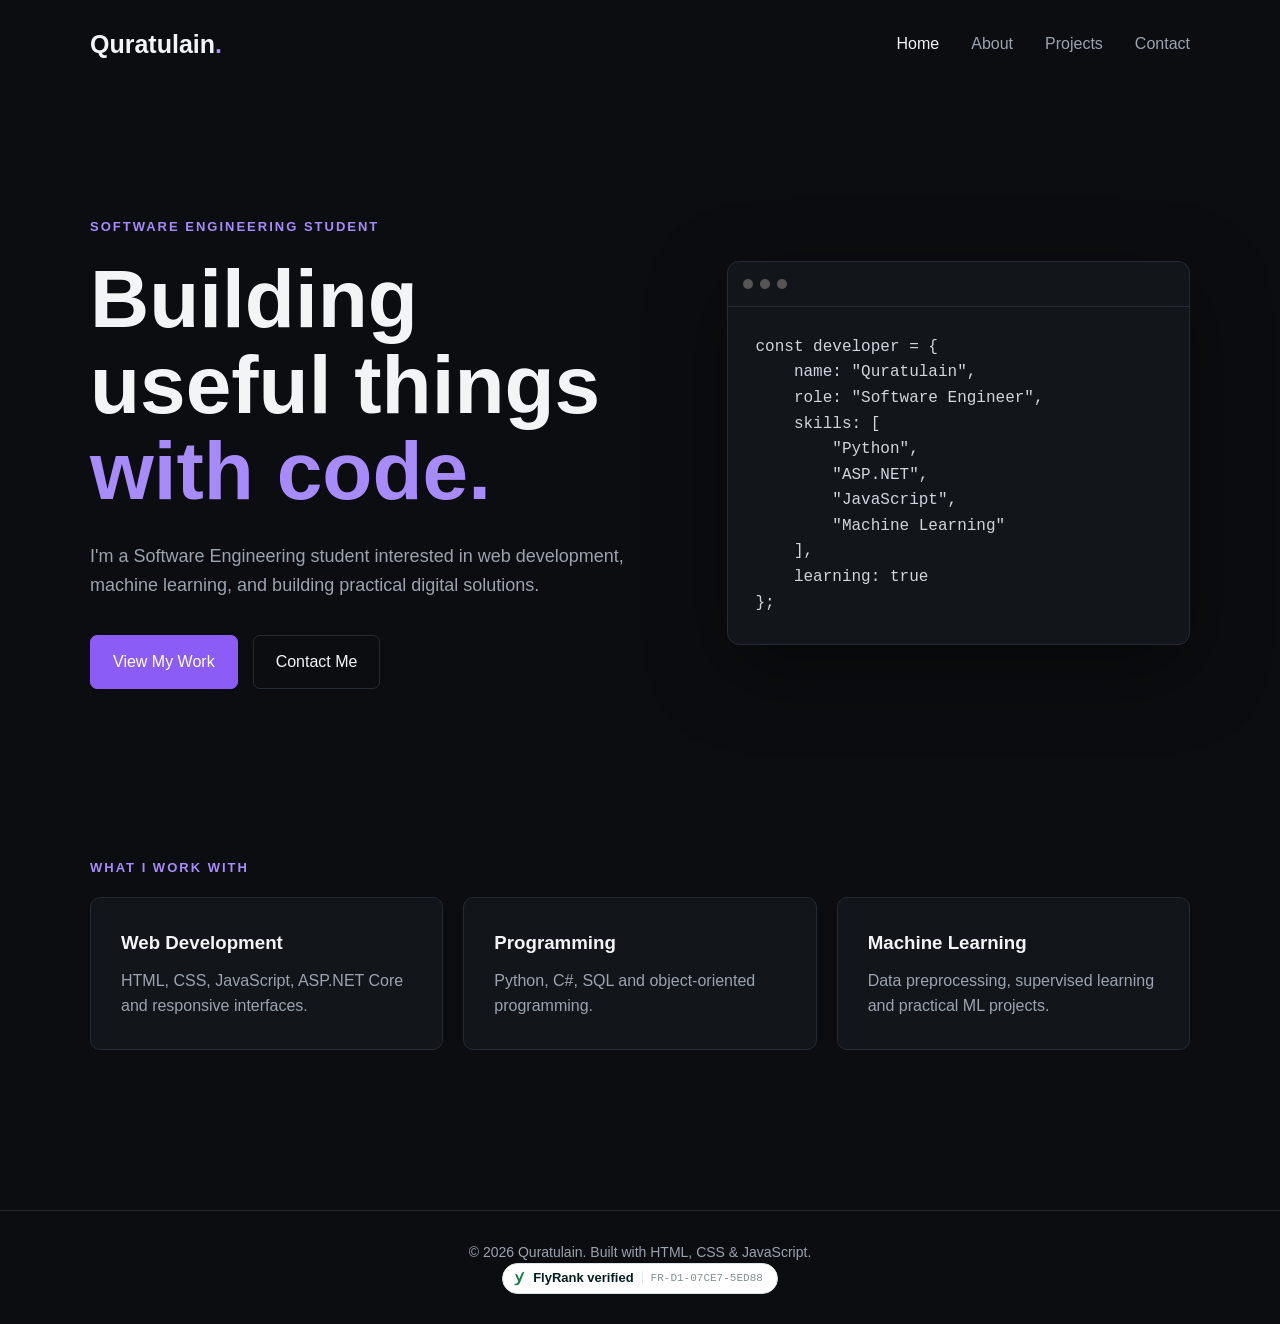
<file: index.html>
<!DOCTYPE html>
<html lang="en">
<head>
    <meta charset="UTF-8">
    <meta name="viewport" content="width=device-width, initial-scale=1.0">
    <title>Quratulain Azhar | Software Engineering Portfolio</title>

    <meta
        name="description"
        content="Quratulain Azhar's portfolio showcasing software engineering, web development, and machine learning projects."
    >
     <!-- Google Analytics -->
    <script async src="https://www.googletagmanager.com/gtag/js?id=G-KL90EQVJZ5"></script>

    <script>
        window.dataLayer = window.dataLayer || [];

        function gtag() {
            dataLayer.push(arguments);
        }

        gtag('js', new Date());

        gtag('config', 'G-KL90EQVJZ5');
    </script>

    <!-- Social Share Preview -->
    <meta property="og:title" content="Quratulain Azhar | Portfolio">

    <meta
        property="og:description"
        content="Software engineering, web development, and machine learning projects."
    >

    <meta
        property="og:image"
        content="https://quratulainazhar22.github.io/images/profile.png"
    >

    <meta
        property="og:url"
        content="https://quratulainazhar22.github.io/ "
    >

    <meta property="og:type" content="website">

    <link rel="stylesheet" href="css/style.css">
</head>

<body>

<header>
    <nav class="navbar">
        <a href="index.html" class="logo">Quratulain<span>.</span></a>

        <button class="menu-btn" id="menuBtn">☰</button>

        <ul class="nav-links" id="navLinks">
            <li><a href="index.html" class="active">Home</a></li>
            <li><a href="about.html">About</a></li>
            <li><a href="projects.html">Projects</a></li>
            <li><a href="contact.html">Contact</a></li>
        </ul>
    </nav>
</header>

<main>

<section class="hero">
    <div class="hero-content">
        <p class="eyebrow">SOFTWARE ENGINEERING STUDENT</p>

        <h1>
            Building useful things
            <span>with code.</span>
        </h1>

        <p class="hero-text">
            I'm a Software Engineering student interested in web development,
            machine learning, and building practical digital solutions.
        </p>

        <div class="hero-buttons">
            <a href="projects.html" class="btn primary">View My Work</a>
            <a href="contact.html" class="btn secondary">Contact Me</a>
        </div>
    </div>

    <div class="hero-card">
        <div class="code-window">
            <div class="window-top">
                <span></span>
                <span></span>
                <span></span>
            </div>

            <pre><code>const developer = {
    name: "Quratulain",
    role: "Software Engineer",
    skills: [
        "Python",
        "ASP.NET",
        "JavaScript",
        "Machine Learning"
    ],
    learning: true
};</code></pre>
        </div>
    </div>
</section>


<section class="skills-preview">
    <p class="eyebrow">WHAT I WORK WITH</p>

    <div class="skill-grid">
        <div class="skill-card">
            <h3>Web Development</h3>
            <p>HTML, CSS, JavaScript, ASP.NET Core and responsive interfaces.</p>
        </div>

        <div class="skill-card">
            <h3>Programming</h3>
            <p>Python, C#, SQL and object-oriented programming.</p>
        </div>

        <div class="skill-card">
            <h3>Machine Learning</h3>
            <p>Data preprocessing, supervised learning and practical ML projects.</p>
        </div>
    </div>
</section>

</main>

<footer>
    <p>© 2026 Quratulain. Built with HTML, CSS & JavaScript.</p>
    <!-- FlyRank Graduate Badge -->
    <a href= "https://internship.flyrank.ai/verify?id=FR-D1-07CE7-5ED88&first_name=Quratulain"
    target="_blank" rel="noopener noreferrer"
   aria-label="Verify Quratulain Azhar's FlyRank AI Internship credential FR-D1-07CE7-5ED88" style="box-sizing:border-box;margin:0;padding:0;border:0;background:none;text-decoration:none;font-family:-apple-system,BlinkMacSystemFont,'Segoe UI',Roboto,Helvetica,Arial,sans-serif;font-style:normal;line-height:1.25;text-transform:none;float:none;-webkit-font-smoothing:antialiased;display:inline-flex;align-items:center;gap:8px;padding:6px 14px 6px 11px;background:#FFFFFF;border:1px solid #DDE4E7;border-radius:9999px;vertical-align:middle;white-space:nowrap">
    <svg width="11" height="15" viewBox="26 18 44 60" fill="none" xmlns="http://www.w3.org/2000/svg" aria-hidden="true" focusable="false" style="display:block;flex:none;opacity:1;transform:none;max-width:none"><path d="M28.2354 74.2202V67.9039C29.6419 68.4369 31.3724 68.7055 33.4311 68.7055C35.3235 68.7055 36.8153 68.2396 37.8979 67.3079C38.9805 66.3762 39.9566 64.8695 40.8218 62.792L42.6887 58.3139L29.8976 29.2879C35.0038 29.2879 39.6028 32.3307 41.5294 36.9893L47.0746 50.3985L56.0126 28.6038C57.9221 23.9452 62.5168 20.894 67.6187 20.894L50.0795 63.5936C48.4556 67.5933 46.5205 70.5102 44.2743 72.3484C42.0281 74.1867 39.1169 75.1058 35.5451 75.1058C32.6212 75.1058 30.1875 74.812 28.2354 74.2244V74.2202Z" fill="#1A7A4A" /></svg>
    <span style="margin:0;padding:0;border:0;background:none;color:inherit;font-weight:400;font-style:normal;letter-spacing:normal;text-transform:none;text-decoration:none;white-space:normal;float:none;font-size:13px;font-weight:600;color:#051F21">FlyRank verified</span>
    <span style="margin:0;padding:0;border:0;background:none;color:inherit;font-weight:400;font-style:normal;letter-spacing:normal;text-transform:none;text-decoration:none;white-space:normal;float:none;width:1px;height:14px;background:#E4EAED;flex:none"></span>
    <span style="margin:0;padding:0;border:0;background:none;color:inherit;font-weight:400;font-style:normal;letter-spacing:normal;text-transform:none;text-decoration:none;white-space:normal;float:none;font-family:ui-monospace,SFMono-Regular,Menlo,Consolas,monospace;font-size:11px;color:rgba(5,31,33,0.5)">FR-D1-07CE7-5ED88</span>
    </a>
</footer>

<script src="js/script.js"></script>
</body>
</html>
</file>
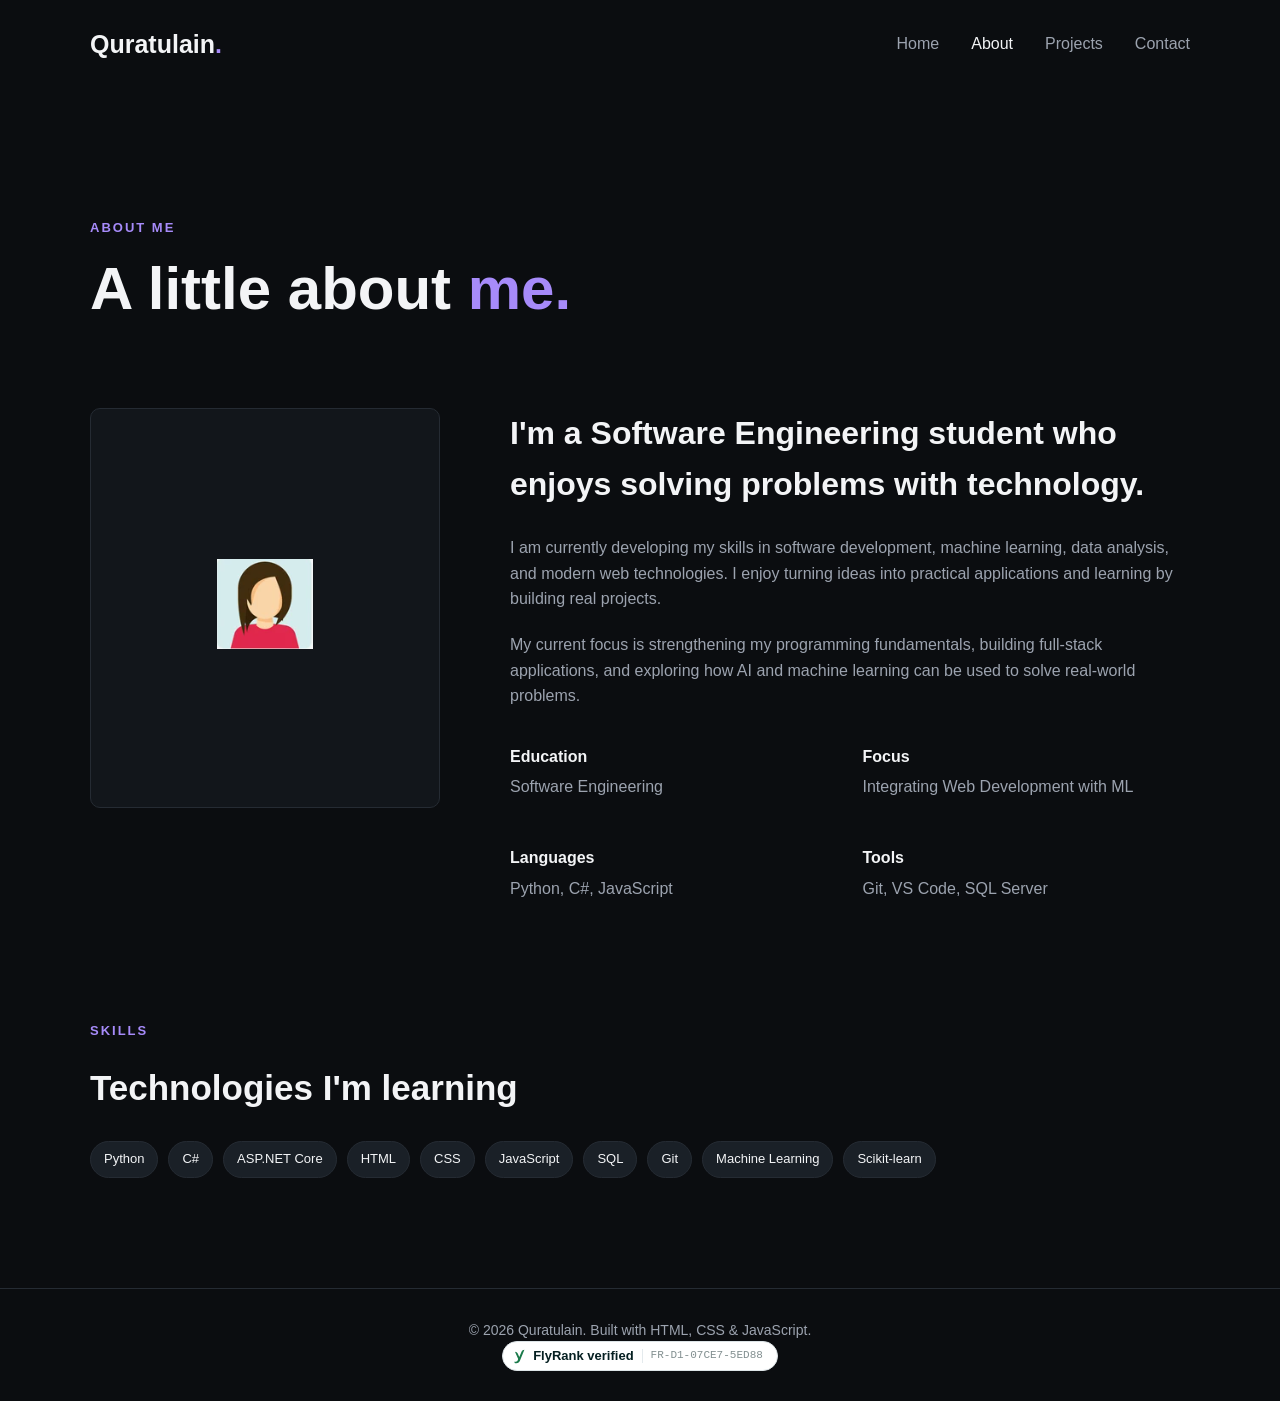
<file: about.html>
<!DOCTYPE html>
<html lang="en">
<head>
    <meta charset="UTF-8">
    <meta name="viewport" content="width=device-width, initial-scale=1.0">
    <title>Quratulain Azhar | Software Engineering Portfolio</title>
    <meta
        name="description"
        content="Quratulain Azhar's portfolio showcasing software engineering, web development, and machine learning projects."
    >
    <meta
        name="author"
        content="Quratulain Azhar"
    >
    <link rel="stylesheet" href="css/style.css">
</head>

<body>

<header>
    <nav class="navbar">
        <a href="index.html" class="logo">Quratulain<span>.</span></a>

        <button class="menu-btn" id="menuBtn">☰</button>

        <ul class="nav-links" id="navLinks">
            <li><a href="index.html">Home</a></li>
            <li><a href="about.html" class="active">About</a></li>
            <li><a href="projects.html">Projects</a></li>
            <li><a href="contact.html">Contact</a></li>
        </ul>
    </nav>
</header>

<main>

<section class="page-header">
    <p class="eyebrow">ABOUT ME</p>
    <h1>A little about <span>me.</span></h1>
</section>

<section class="about-section">

    <div class="about-image">
        <div class="profile-placeholder">
           
            <span>
                <img src="images/profile.png" alt="Profile Picture">
            </span>
        </div>
    </div>

    <div class="about-content">

        <h2>I'm a Software Engineering student who enjoys solving problems with technology.</h2>

        <p>
            I am currently developing my skills in software development,
            machine learning, data analysis, and modern web technologies.
            I enjoy turning ideas into practical applications and learning
            by building real projects.
        </p>

        <p>
            My current focus is strengthening my programming fundamentals,
            building full-stack applications, and exploring how AI and
            machine learning can be used to solve real-world problems.
        </p>

        <div class="info-grid">
            <div>
                <strong>Education</strong>
                <p>Software Engineering</p>
            </div>

            <div>
                <strong>Focus</strong>
                <p>Integrating Web Development with ML</p>
            </div>

            <div>
                <strong>Languages</strong>
                <p>Python, C#, JavaScript</p>
            </div>

            <div>
                <strong>Tools</strong>
                <p>Git, VS Code, SQL Server</p>
            </div>
        </div>

    </div>

</section>

<section class="skills-section">

    <p class="eyebrow">SKILLS</p>
    <h2>Technologies I'm learning</h2>

    <div class="tags">
        <span>Python</span>
        <span>C#</span>
        <span>ASP.NET Core</span>
        <span>HTML</span>
        <span>CSS</span>
        <span>JavaScript</span>
        <span>SQL</span>
        <span>Git</span>
        <span>Machine Learning</span>
        <span>Scikit-learn</span>
    </div>

</section>

</main>

<footer>
    <p>© 2026 Quratulain. Built with HTML, CSS & JavaScript.</p>
    <!-- FlyRank Graduate Badge -->
    <a href= "https://internship.flyrank.ai/verify?id=FR-D1-07CE7-5ED88&first_name=Quratulain"
    target="_blank" rel="noopener noreferrer"
   aria-label="Verify Quratulain Azhar's FlyRank AI Internship credential FR-D1-07CE7-5ED88" style="box-sizing:border-box;margin:0;padding:0;border:0;background:none;text-decoration:none;font-family:-apple-system,BlinkMacSystemFont,'Segoe UI',Roboto,Helvetica,Arial,sans-serif;font-style:normal;line-height:1.25;text-transform:none;float:none;-webkit-font-smoothing:antialiased;display:inline-flex;align-items:center;gap:8px;padding:6px 14px 6px 11px;background:#FFFFFF;border:1px solid #DDE4E7;border-radius:9999px;vertical-align:middle;white-space:nowrap">
    <svg width="11" height="15" viewBox="26 18 44 60" fill="none" xmlns="http://www.w3.org/2000/svg" aria-hidden="true" focusable="false" style="display:block;flex:none;opacity:1;transform:none;max-width:none"><path d="M28.2354 74.2202V67.9039C29.6419 68.4369 31.3724 68.7055 33.4311 68.7055C35.3235 68.7055 36.8153 68.2396 37.8979 67.3079C38.9805 66.3762 39.9566 64.8695 40.8218 62.792L42.6887 58.3139L29.8976 29.2879C35.0038 29.2879 39.6028 32.3307 41.5294 36.9893L47.0746 50.3985L56.0126 28.6038C57.9221 23.9452 62.5168 20.894 67.6187 20.894L50.0795 63.5936C48.4556 67.5933 46.5205 70.5102 44.2743 72.3484C42.0281 74.1867 39.1169 75.1058 35.5451 75.1058C32.6212 75.1058 30.1875 74.812 28.2354 74.2244V74.2202Z" fill="#1A7A4A" /></svg>
    <span style="margin:0;padding:0;border:0;background:none;color:inherit;font-weight:400;font-style:normal;letter-spacing:normal;text-transform:none;text-decoration:none;white-space:normal;float:none;font-size:13px;font-weight:600;color:#051F21">FlyRank verified</span>
    <span style="margin:0;padding:0;border:0;background:none;color:inherit;font-weight:400;font-style:normal;letter-spacing:normal;text-transform:none;text-decoration:none;white-space:normal;float:none;width:1px;height:14px;background:#E4EAED;flex:none"></span>
    <span style="margin:0;padding:0;border:0;background:none;color:inherit;font-weight:400;font-style:normal;letter-spacing:normal;text-transform:none;text-decoration:none;white-space:normal;float:none;font-family:ui-monospace,SFMono-Regular,Menlo,Consolas,monospace;font-size:11px;color:rgba(5,31,33,0.5)">FR-D1-07CE7-5ED88</span>
    </a>
</footer>

<script src="js/script.js"></script>
</body>
</html>
</file>
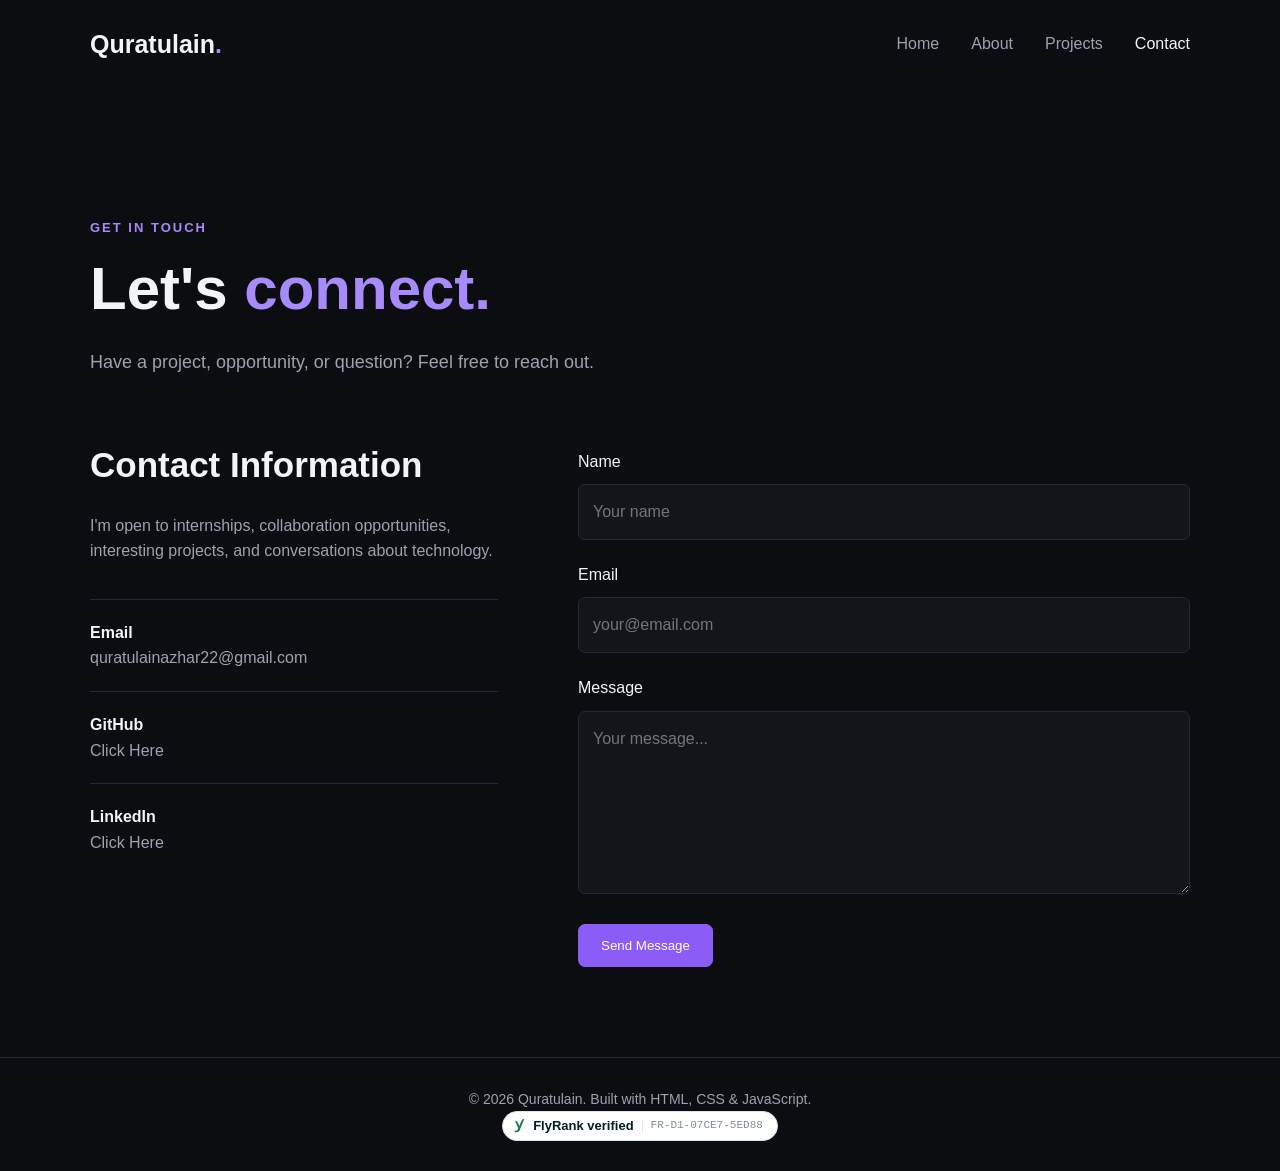
<file: contact.html>
<!DOCTYPE html>
<html lang="en">
<head>
    <meta charset="UTF-8">
    <meta name="viewport" content="width=device-width, initial-scale=1.0">
    <title>Contact | Quratulain </title>
    <link rel="stylesheet" href="css/style.css">
</head>

<body>

<header>
    <nav class="navbar">

        <a href="index.html" class="logo">
            Quratulain<span>.</span>
        </a>

        <button class="menu-btn" id="menuBtn">☰</button>

        <ul class="nav-links" id="navLinks">
            <li><a href="index.html">Home</a></li>
            <li><a href="about.html">About</a></li>
            <li><a href="projects.html">Projects</a></li>
            <li><a href="contact.html" class="active">Contact</a></li>
        </ul>

    </nav>
</header>


<main>

<section class="page-header">

    <p class="eyebrow">GET IN TOUCH</p>

    <h1>Let's <span>connect.</span></h1>

    <p>
        Have a project, opportunity, or question?
        Feel free to reach out.
    </p>

</section>


<section class="contact-section">

    <div class="contact-info">

        <h2>Contact Information</h2>

        <p>
            I'm open to internships, collaboration opportunities,
            interesting projects, and conversations about technology.
        </p>

        <div class="contact-item">
            <strong>Email</strong>
            <p>
                quratulainazhar22@gmail.com
            </p>
        </div>

        <div class="contact-item">
            <strong>GitHub</strong>
            <p>
                <a href="https://github.com/QuratulainAzhar22/">Click Here</a>
            </p>
        </div>

        <div class="contact-item">
            <strong>LinkedIn</strong>
            <p>
                <a href="https://www.linkedin.com/in/quratulain-a-81a3b32a3/">Click Here</a>

            </p>
        </div>
        

    </div>


    <form class="contact-form"
     id="contactForm"
     action="https://formspree.io/f/xnpagljy"
     method="POST">

        <label for="name">Name</label>
        <input
            type="text"
            id="name"
            name="name"
            placeholder="Your name"
            required
        >

        <label for="email">Email</label>
        <input
            type="email"
            id="email"
            name="email"
            placeholder="your@email.com"
            required
        >

        <label for="message">Message</label>
        <textarea
            id="message"
            name="message"
            rows="6"
            placeholder="Your message..."
            required
        ></textarea>

        <button type="submit" class="btn primary">
            Send Message
        </button>

        <p id="formMessage"></p>

    </form>

</section>

</main>


<footer>
    <p>© 2026 Quratulain. Built with HTML, CSS & JavaScript.</p>
    <!-- FlyRank Graduate Badge -->
    <a href= "https://internship.flyrank.ai/verify?id=FR-D1-07CE7-5ED88&first_name=Quratulain"
    target="_blank" rel="noopener noreferrer"
   aria-label="Verify Quratulain Azhar's FlyRank AI Internship credential FR-D1-07CE7-5ED88" style="box-sizing:border-box;margin:0;padding:0;border:0;background:none;text-decoration:none;font-family:-apple-system,BlinkMacSystemFont,'Segoe UI',Roboto,Helvetica,Arial,sans-serif;font-style:normal;line-height:1.25;text-transform:none;float:none;-webkit-font-smoothing:antialiased;display:inline-flex;align-items:center;gap:8px;padding:6px 14px 6px 11px;background:#FFFFFF;border:1px solid #DDE4E7;border-radius:9999px;vertical-align:middle;white-space:nowrap">
    <svg width="11" height="15" viewBox="26 18 44 60" fill="none" xmlns="http://www.w3.org/2000/svg" aria-hidden="true" focusable="false" style="display:block;flex:none;opacity:1;transform:none;max-width:none"><path d="M28.2354 74.2202V67.9039C29.6419 68.4369 31.3724 68.7055 33.4311 68.7055C35.3235 68.7055 36.8153 68.2396 37.8979 67.3079C38.9805 66.3762 39.9566 64.8695 40.8218 62.792L42.6887 58.3139L29.8976 29.2879C35.0038 29.2879 39.6028 32.3307 41.5294 36.9893L47.0746 50.3985L56.0126 28.6038C57.9221 23.9452 62.5168 20.894 67.6187 20.894L50.0795 63.5936C48.4556 67.5933 46.5205 70.5102 44.2743 72.3484C42.0281 74.1867 39.1169 75.1058 35.5451 75.1058C32.6212 75.1058 30.1875 74.812 28.2354 74.2244V74.2202Z" fill="#1A7A4A" /></svg>
    <span style="margin:0;padding:0;border:0;background:none;color:inherit;font-weight:400;font-style:normal;letter-spacing:normal;text-transform:none;text-decoration:none;white-space:normal;float:none;font-size:13px;font-weight:600;color:#051F21">FlyRank verified</span>
    <span style="margin:0;padding:0;border:0;background:none;color:inherit;font-weight:400;font-style:normal;letter-spacing:normal;text-transform:none;text-decoration:none;white-space:normal;float:none;width:1px;height:14px;background:#E4EAED;flex:none"></span>
    <span style="margin:0;padding:0;border:0;background:none;color:inherit;font-weight:400;font-style:normal;letter-spacing:normal;text-transform:none;text-decoration:none;white-space:normal;float:none;font-family:ui-monospace,SFMono-Regular,Menlo,Consolas,monospace;font-size:11px;color:rgba(5,31,33,0.5)">FR-D1-07CE7-5ED88</span>
    </a>
</footer>

<script src="js/script.js"></script>

</body>
</html>
</file>
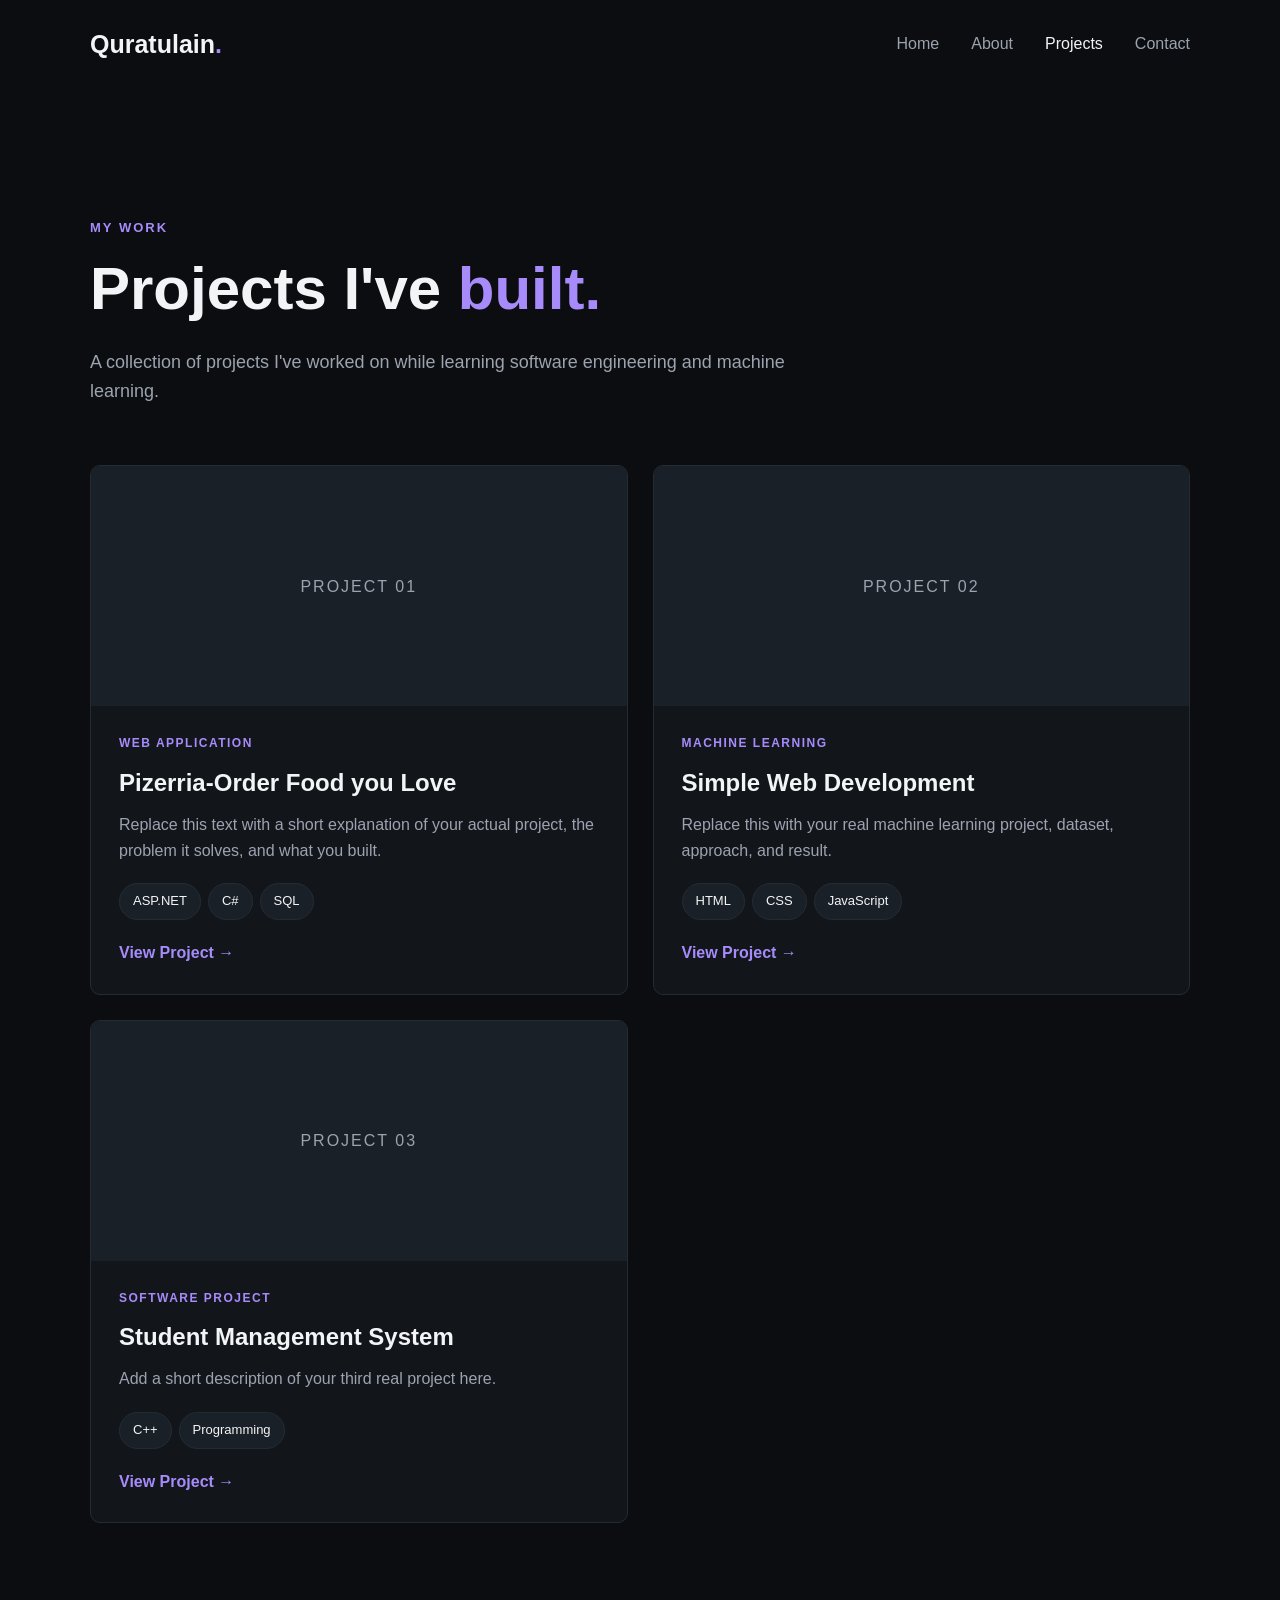
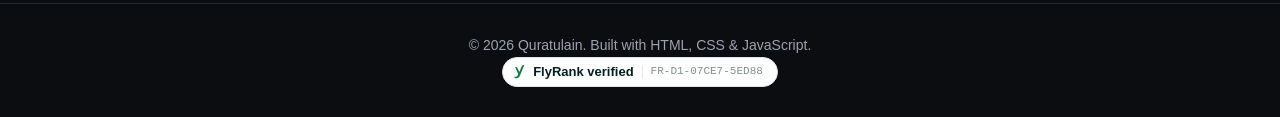
<file: projects.html>
<!DOCTYPE html>
<html lang="en">
<head>
    <meta charset="UTF-8">
    <meta name="viewport" content="width=device-width, initial-scale=1.0">
    <title>Projects | Quratulain </title>
    <link rel="stylesheet" href="css/style.css">
</head>

<body>

<header>
    <nav class="navbar">
        <a href="index.html" class="logo">Quratulain<span>.</span></a>

        <button class="menu-btn" id="menuBtn">☰</button>

        <ul class="nav-links" id="navLinks">
            <li><a href="index.html">Home</a></li>
            <li><a href="about.html">About</a></li>
            <li><a href="projects.html" class="active">Projects</a></li>
            <li><a href="contact.html">Contact</a></li>
        </ul>
    </nav>
</header>

<main>

<section class="page-header">
    <p class="eyebrow">MY WORK</p>
    <h1>Projects I've <span>built.</span></h1>

    <p>
        A collection of projects I've worked on while learning
        software engineering and machine learning.
    </p>
</section>


<section class="projects-grid">

    <!-- PROJECT 1 -->
    <article class="project-card">

        <div class="project-image">
            PROJECT 01
        </div>

        <div class="project-content">

            <p class="project-type">WEB APPLICATION</p>

            <h2>Pizerria-Order Food you Love</h2>

            <p>
                Replace this text with a short explanation of your
                actual project, the problem it solves, and what you built.
            </p>

            <div class="project-tags">
                <span>ASP.NET</span>
                <span>C#</span>
                <span>SQL</span>
            </div>

            <a href="https://github.com/QuratulainAzhar22/Pizzeria_Web_Application" class="project-link">
                View Project →
            </a>

        </div>

    </article>


    <!-- PROJECT 2 -->
    <article class="project-card">

        <div class="project-image">
            PROJECT 02
        </div>

        <div class="project-content">

            <p class="project-type">MACHINE LEARNING</p>

            <h2>Simple Web Development</h2>

            <p>
                Replace this with your real machine learning project,
                dataset, approach, and result.
            </p>

            <div class="project-tags">
                <span>HTML</span>
                <span>CSS</span>
                <span>JavaScript</span>
            </div>

            <a href="https://quratulainazhar22.github.io/Classic-Tic-Tac-Toe/" class="project-link">
                View Project →
            </a>

        </div>

    </article>


    <!-- PROJECT 3 -->
    <article class="project-card">

        <div class="project-image">
            PROJECT 03
        </div>

        <div class="project-content">

            <p class="project-type">SOFTWARE PROJECT</p>

            <h2>Student Management System</h2>

            <p>
                Add a short description of your third real project here.
            </p>

            <div class="project-tags">
                <span>C++</span>
                <span>Programming</span>
            </div>

            <a href="https://github.com/QuratulainAzhar22/_StudentManagementSystem" class="project-link">
                View Project →
            </a>

        </div>

    </article>

</section>

</main>

<footer>
    <p>© 2026 Quratulain. Built with HTML, CSS & JavaScript.</p>
    <!-- FlyRank Graduate Badge -->
    <a href= "https://internship.flyrank.ai/verify?id=FR-D1-07CE7-5ED88&first_name=Quratulain"
    target="_blank" rel="noopener noreferrer"
   aria-label="Verify Quratulain Azhar's FlyRank AI Internship credential FR-D1-07CE7-5ED88" style="box-sizing:border-box;margin:0;padding:0;border:0;background:none;text-decoration:none;font-family:-apple-system,BlinkMacSystemFont,'Segoe UI',Roboto,Helvetica,Arial,sans-serif;font-style:normal;line-height:1.25;text-transform:none;float:none;-webkit-font-smoothing:antialiased;display:inline-flex;align-items:center;gap:8px;padding:6px 14px 6px 11px;background:#FFFFFF;border:1px solid #DDE4E7;border-radius:9999px;vertical-align:middle;white-space:nowrap">
    <svg width="11" height="15" viewBox="26 18 44 60" fill="none" xmlns="http://www.w3.org/2000/svg" aria-hidden="true" focusable="false" style="display:block;flex:none;opacity:1;transform:none;max-width:none"><path d="M28.2354 74.2202V67.9039C29.6419 68.4369 31.3724 68.7055 33.4311 68.7055C35.3235 68.7055 36.8153 68.2396 37.8979 67.3079C38.9805 66.3762 39.9566 64.8695 40.8218 62.792L42.6887 58.3139L29.8976 29.2879C35.0038 29.2879 39.6028 32.3307 41.5294 36.9893L47.0746 50.3985L56.0126 28.6038C57.9221 23.9452 62.5168 20.894 67.6187 20.894L50.0795 63.5936C48.4556 67.5933 46.5205 70.5102 44.2743 72.3484C42.0281 74.1867 39.1169 75.1058 35.5451 75.1058C32.6212 75.1058 30.1875 74.812 28.2354 74.2244V74.2202Z" fill="#1A7A4A" /></svg>
    <span style="margin:0;padding:0;border:0;background:none;color:inherit;font-weight:400;font-style:normal;letter-spacing:normal;text-transform:none;text-decoration:none;white-space:normal;float:none;font-size:13px;font-weight:600;color:#051F21">FlyRank verified</span>
    <span style="margin:0;padding:0;border:0;background:none;color:inherit;font-weight:400;font-style:normal;letter-spacing:normal;text-transform:none;text-decoration:none;white-space:normal;float:none;width:1px;height:14px;background:#E4EAED;flex:none"></span>
    <span style="margin:0;padding:0;border:0;background:none;color:inherit;font-weight:400;font-style:normal;letter-spacing:normal;text-transform:none;text-decoration:none;white-space:normal;float:none;font-family:ui-monospace,SFMono-Regular,Menlo,Consolas,monospace;font-size:11px;color:rgba(5,31,33,0.5)">FR-D1-07CE7-5ED88</span>
    </a>
</footer>

<script src="js/script.js"></script>
</body>
</html>
</file>
<file: css/style.css>
* {
    margin: 0;
    padding: 0;
    box-sizing: border-box;
}

:root {
    --bg: #0b0d10;
    --surface: #12161b;
    --surface-light: #1a2027;
    --text: #f3f4f6;
    --muted: #9ca3af;
    --accent: #8b5cf6;
    --accent-light: #a78bfa;
    --border: #252b33;
}

html {
    scroll-behavior: smooth;
}

body {
    font-family: Arial, Helvetica, sans-serif;
    background: var(--bg);
    color: var(--text);
    line-height: 1.6;
}

a {
    color: inherit;
    text-decoration: none;
}

.navbar {
    max-width: 1150px;
    margin: auto;
    padding: 24px 25px;

    display: flex;
    justify-content: space-between;
    align-items: center;
}

.logo {
    font-size: 25px;
    font-weight: 700;
}

.logo span,
h1 span {
    color: var(--accent-light);
}

.nav-links {
    display: flex;
    gap: 32px;
    list-style: none;
}

.nav-links a {
    color: var(--muted);
    transition: 0.3s;
}

.nav-links a:hover,
.nav-links a.active {
    color: var(--text);
}

.menu-btn {
    display: none;
    background: none;
    border: none;
    color: white;
    font-size: 25px;
    cursor: pointer;
}

main {
    max-width: 1150px;
    margin: auto;
    padding: 40px 25px 80px;
}

.hero {
    min-height: 650px;

    display: grid;
    grid-template-columns: 1.1fr 0.9fr;
    gap: 70px;
    align-items: center;
}

.eyebrow {
    color: var(--accent-light);
    font-size: 13px;
    font-weight: bold;
    letter-spacing: 2px;
    margin-bottom: 18px;
}

h1 {
    font-size: clamp(48px, 7vw, 82px);
    line-height: 1.05;
    margin-bottom: 28px;
}

.hero-text {
    max-width: 600px;
    color: var(--muted);
    font-size: 18px;
    margin-bottom: 35px;
}

.hero-buttons {
    display: flex;
    gap: 15px;
}

.btn {
    display: inline-block;
    padding: 13px 22px;
    border-radius: 7px;
    border: 1px solid var(--border);
    transition: 0.3s;
    cursor: pointer;
}

.primary {
    background: var(--accent);
    border-color: var(--accent);
    color: white;
}

.primary:hover {
    background: var(--accent-light);
}

.secondary {
    background: transparent;
}

.secondary:hover {
    background: var(--surface-light);
}

.code-window {
    background: var(--surface);
    border: 1px solid var(--border);
    border-radius: 12px;
    overflow: hidden;
    box-shadow: 0 25px 80px rgba(0, 0, 0, 0.4);
}

.window-top {
    height: 45px;
    border-bottom: 1px solid var(--border);
    display: flex;
    align-items: center;
    gap: 7px;
    padding-left: 15px;
}

.window-top span {
    width: 10px;
    height: 10px;
    border-radius: 50%;
    background: #555;
}

pre {
    padding: 28px;
    overflow-x: auto;
}

code {
    color: #d1d5db;
    font-family: Consolas, monospace;
}

.skills-preview {
    padding: 80px 0;
}

.skill-grid {
    display: grid;
    grid-template-columns: repeat(3, 1fr);
    gap: 20px;
}

.skill-card {
    background: var(--surface);
    border: 1px solid var(--border);
    padding: 30px;
    border-radius: 10px;
}

.skill-card h3 {
    margin-bottom: 10px;
}

.skill-card p {
    color: var(--muted);
}

.page-header {
    padding: 90px 0 60px;
    max-width: 750px;
}

.page-header h1 {
    font-size: 60px;
}

.page-header > p:last-child {
    color: var(--muted);
    font-size: 18px;
}

.about-section {
    display: grid;
    grid-template-columns: 350px 1fr;
    gap: 70px;
    align-items: start;
}

.profile-placeholder {
    height: 400px;
    background: var(--surface);
    border: 1px solid var(--border);
    display: flex;
    align-items: center;
    justify-content: center;
    color: var(--muted);
    border-radius: 10px;
    text-align: center;
}

.about-content h2 {
    font-size: 32px;
    margin-bottom: 25px;
}

.about-content p {
    color: var(--muted);
    margin-bottom: 20px;
}

.info-grid {
    margin-top: 35px;
    display: grid;
    grid-template-columns: 1fr 1fr;
    gap: 25px;
}

.info-grid strong {
    color: var(--text);
}

.info-grid p {
    margin-top: 5px;
}

.skills-section {
    padding: 100px 0 30px;
}

.skills-section h2 {
    font-size: 35px;
    margin-bottom: 25px;
}

.tags {
    display: flex;
    flex-wrap: wrap;
    gap: 10px;
}

.tags span,
.project-tags span {
    background: var(--surface-light);
    border: 1px solid var(--border);
    padding: 7px 13px;
    border-radius: 20px;
    font-size: 13px;
}

.projects-grid {
    display: grid;
    grid-template-columns: repeat(2, 1fr);
    gap: 25px;
}

.project-card {
    background: var(--surface);
    border: 1px solid var(--border);
    border-radius: 10px;
    overflow: hidden;
    transition: 0.3s;
}

.project-card:hover {
    transform: translateY(-5px);
}

.project-image {
    height: 240px;
    background: var(--surface-light);
    display: flex;
    align-items: center;
    justify-content: center;
    color: var(--muted);
    letter-spacing: 2px;
}

.project-content {
    padding: 28px;
}

.project-type {
    color: var(--accent-light);
    font-size: 12px;
    letter-spacing: 1.5px;
    font-weight: bold;
}

.project-content h2 {
    margin: 10px 0;
}

.project-content > p:not(.project-type) {
    color: var(--muted);
}

.project-tags {
    display: flex;
    gap: 7px;
    flex-wrap: wrap;
    margin: 20px 0;
}

.project-link {
    color: var(--accent-light);
    font-weight: bold;
}

.contact-section {
    display: grid;
    grid-template-columns: 0.8fr 1.2fr;
    gap: 80px;
}

.contact-info h2 {
    font-size: 35px;
    margin-bottom: 20px;
}

.contact-info > p {
    color: var(--muted);
    margin-bottom: 35px;
}

.contact-item {
    border-top: 1px solid var(--border);
    padding: 20px 0;
}

.contact-item p {
    color: var(--muted);
}

.contact-form {
    display: flex;
    flex-direction: column;
    gap: 10px;
}

.contact-form label {
    margin-top: 12px;
}

.contact-form input,
.contact-form textarea {
    background: var(--surface);
    border: 1px solid var(--border);
    border-radius: 7px;
    padding: 14px;
    color: white;
    font: inherit;
}

.contact-form textarea {
    resize: vertical;
}

.contact-form button {
    margin-top: 20px;
    width: fit-content;
}

#formMessage {
    color: var(--accent-light);
}

footer {
    border-top: 1px solid var(--border);
    text-align: center;
    padding: 30px 20px;
    color: var(--muted);
    font-size: 14px;
}


/* RESPONSIVE */

@media (max-width: 800px) {

    .menu-btn {
        display: block;
    }

    .nav-links {
        position: absolute;
        top: 75px;
        right: 20px;

        display: none;
        flex-direction: column;

        background: var(--surface);
        border: 1px solid var(--border);
        padding: 20px;
        border-radius: 8px;
        gap: 15px;
    }

    .nav-links.show {
        display: flex;
    }

    .hero {
        grid-template-columns: 1fr;
    }

    .skill-grid,
    .projects-grid {
        grid-template-columns: 1fr;
    }

    .about-section,
    .contact-section {
        grid-template-columns: 1fr;
    }

    .page-header h1 {
        font-size: 48px;
    }
    /* RESPONSIVE */

    @media (max-width: 800px) {

    .navbar {
        padding: 18px 20px;
    }

    .menu-btn {
        display: block;
    }

    .nav-links {
        position: absolute;
        top: 70px;
        right: 20px;
        z-index: 100;

        display: none;
        flex-direction: column;

        background: var(--surface);
        border: 1px solid var(--border);
        padding: 20px;
        border-radius: 8px;
        gap: 15px;
    }

    .nav-links.show {
        display: flex;
    }

    main {
        padding: 30px 20px 60px;
    }

    .hero {
        grid-template-columns: 1fr;
        gap: 40px;
        min-height: auto;
        padding: 50px 0;
    }

    h1 {
        font-size: clamp(40px, 12vw, 60px);
    }

    .hero-text {
        font-size: 16px;
    }

    .hero-buttons {
        flex-wrap: wrap;
    }

    .skill-grid,
    .projects-grid {
        grid-template-columns: 1fr;
    }

    .about-section,
    .contact-section {
        grid-template-columns: 1fr;
        gap: 40px;
    }

    .page-header {
        padding: 60px 0 40px;
    }

    .page-header h1 {
        font-size: 48px;
    }

    .project-image {
        height: 200px;
    }

    .project-content {
        padding: 22px;
    }

    .contact-info h2,
    .skills-section h2 {
        font-size: 30px;
    }
}
}
</file>
